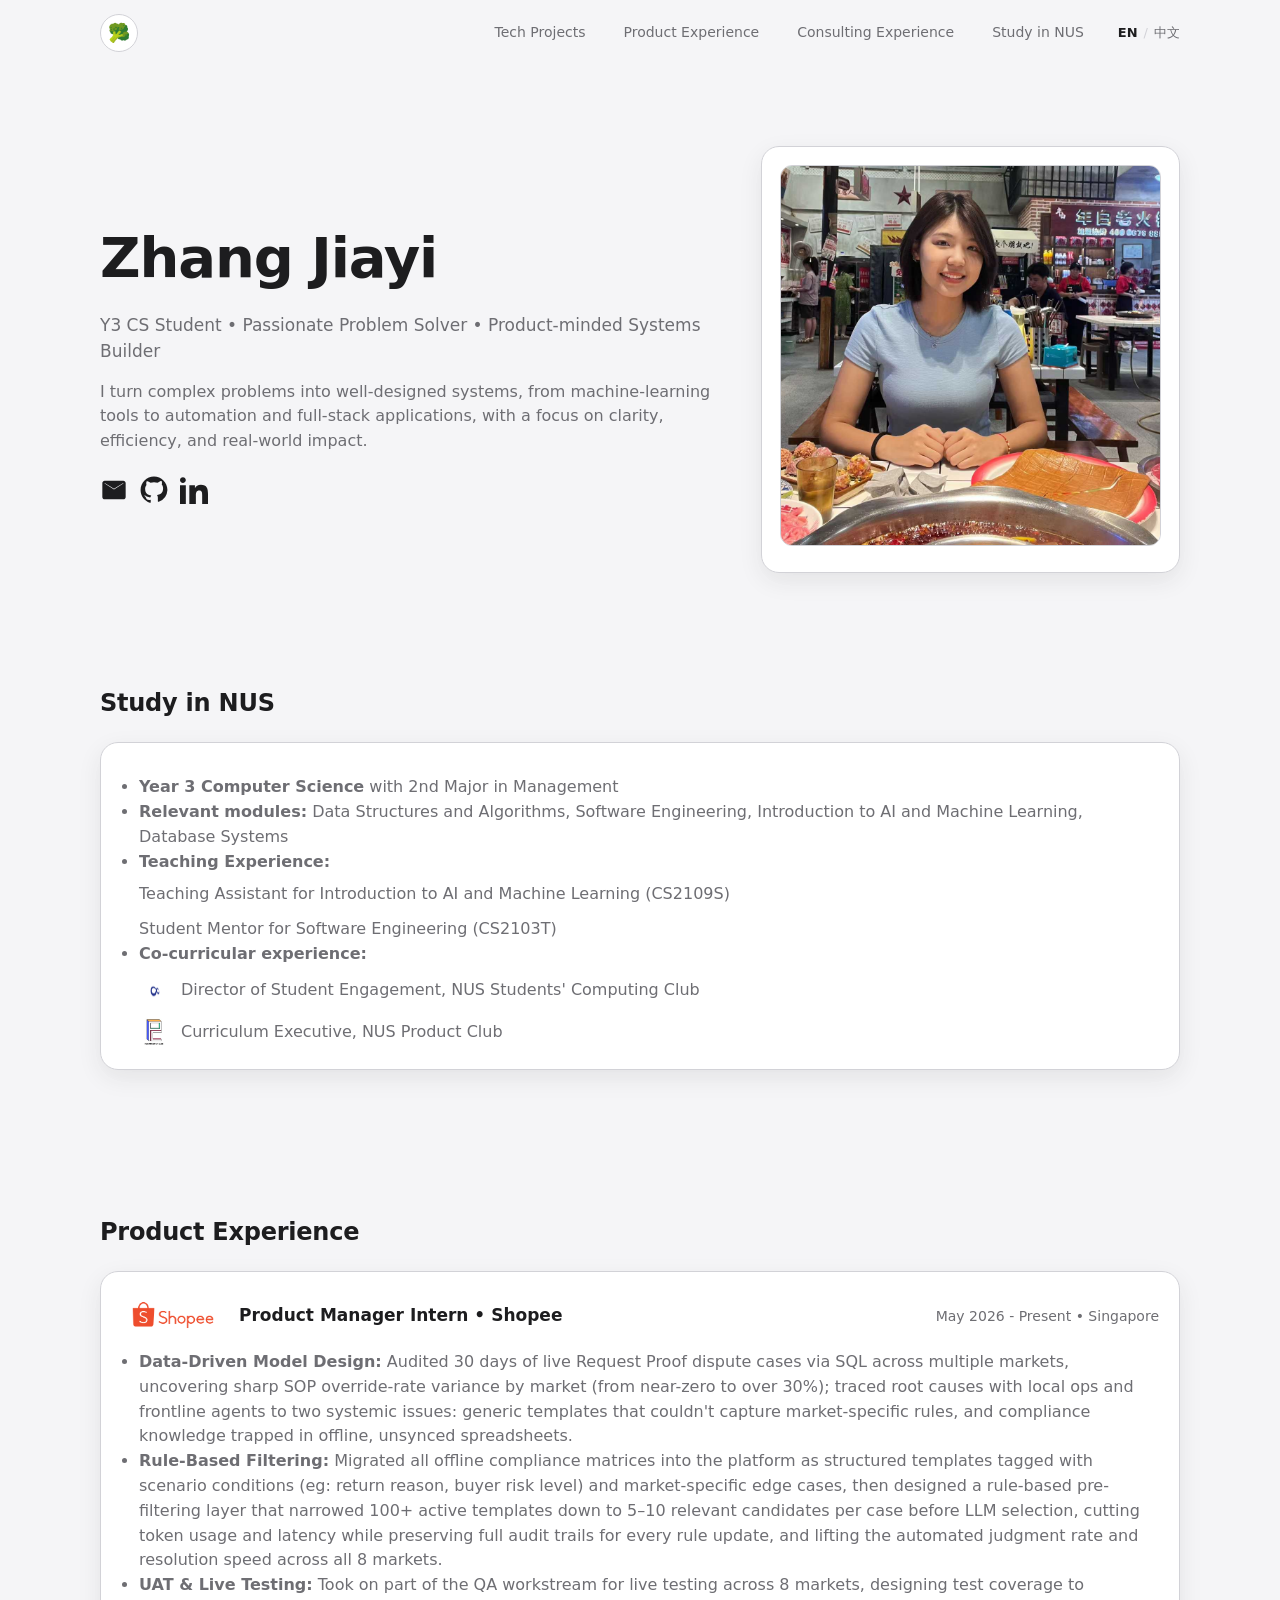
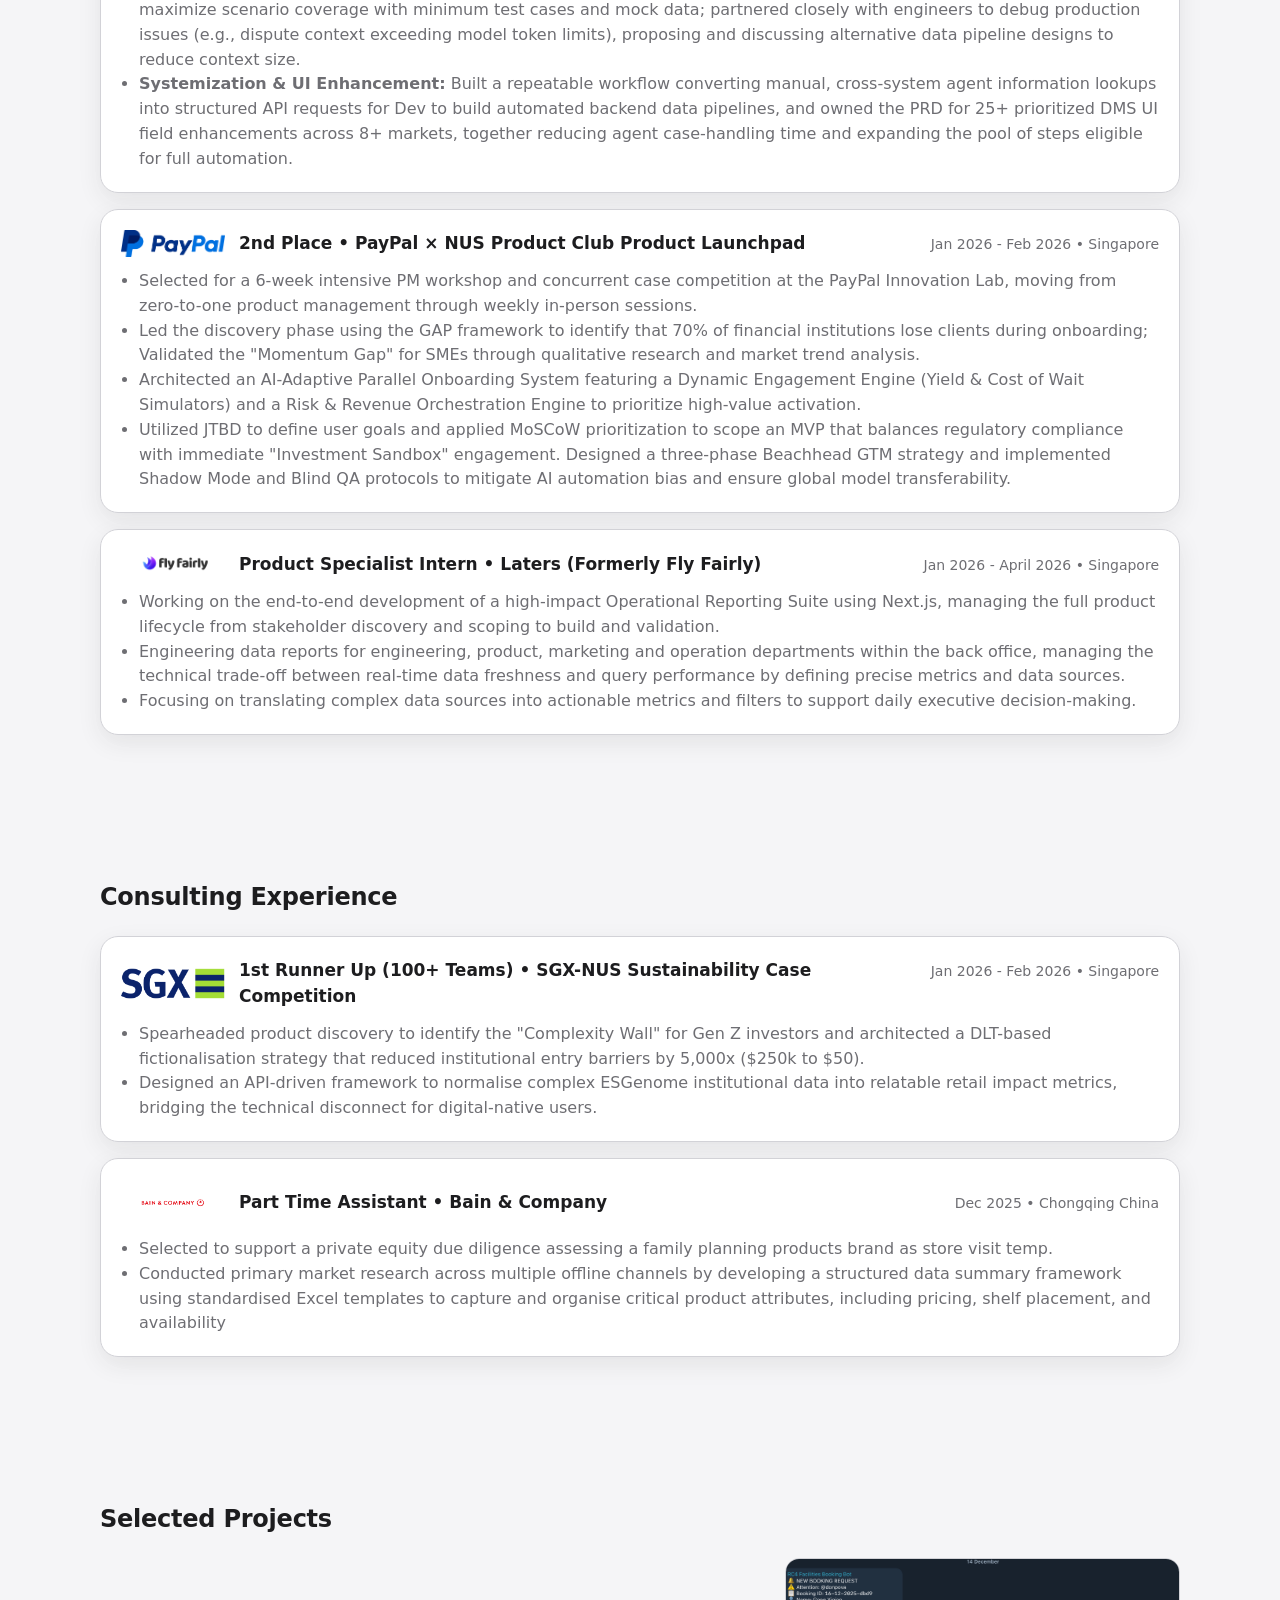
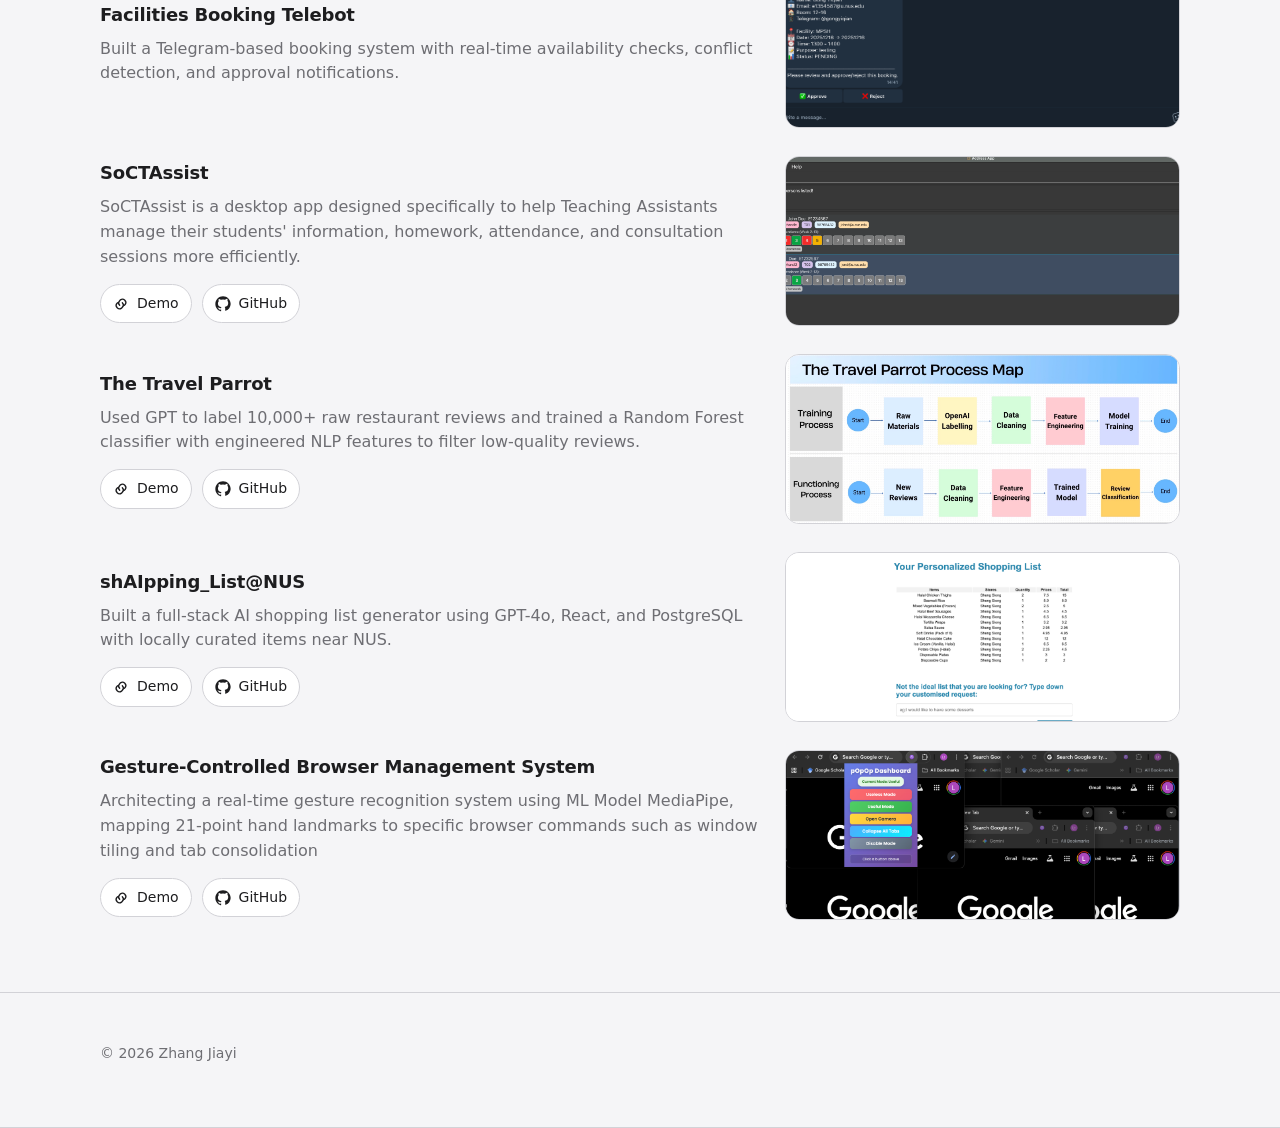
<file: index.html>
<!doctype html>
<html lang="en">
<head>
  <meta charset="utf-8" />
  <meta name="viewport" content="width=device-width,initial-scale=1" />
  <title>Zhang Jiayi</title>
  <link rel="stylesheet" href="styles.css" />
</head>
<body>

  <!-- Header -->
  <header class="header">
    <div class="container header-inner">
      <a class="brand" href="#top" aria-label="Home">🥦</a>

      <nav class="nav" aria-label="Primary">
        <a href="#projects">Tech Projects</a>
        <a href="#product">Product Experience</a>
        <a href="#consulting">Consulting Experience</a>
         <a href="#nus">Study in NUS</a>
      </nav>
      <div class="lang-switcher">
        <span class="lang-active">EN</span>
        <span class="lang-sep">/</span>
        <a href="index-zh.html" class="lang-link">中文</a>
      </div>
    </div>


  <main id="top">
    <!-- Hero -->
    <section class="hero">
      <div class="container hero-inner">
        <div class="hero-text">
         <h1>Zhang Jiayi</h1>
<p class="subtitle">Y3 CS Student • Passionate Problem Solver • Product-minded Systems Builder</p>
<p class="desc">
  I turn complex problems into well-designed systems, from machine-learning tools
  to automation and full-stack applications, with a focus on clarity, efficiency,
  and real-world impact.
</p>


<div class="icons">
  <!-- Email -->
  <a href="mailto:zhang.jiayi@u.nus.edu" aria-label="Email">
    <svg viewBox="0 0 24 24">
      <path d="M2 6c0-1.1.9-2 2-2h16c1.1 0 2 .9 2 2v12c0 1.1-.9 2-2 2H4c-1.1 0-2-.9-2-2V6zm2 .5 8 5 8-5V6l-8 5-8-5v.5z"/>
    </svg>
  </a>

  <!-- GitHub -->
  <a href="https://github.com/broccoli0616" target="_blank" rel="noreferrer" aria-label="GitHub">
    <svg viewBox="0 0 24 24">
      <path d="M12 .5C5.7.5.5 5.7.5 12c0 5.1 3.3 9.4 7.9 10.9.6.1.8-.2.8-.5v-2c-3.2.7-3.9-1.4-3.9-1.4-.5-1.3-1.2-1.6-1.2-1.6-1-.7.1-.7.1-.7 1.1.1 1.7 1.1 1.7 1.1 1 .1 2.5.8 3.1.5.1-.7.4-1.2.7-1.5-2.6-.3-5.3-1.3-5.3-5.8 0-1.3.5-2.4 1.2-3.3-.1-.3-.5-1.5.1-3.1 0 0 1-.3 3.3 1.2a11.4 11.4 0 0 1 6 0C17.5 3.9 18.5 4.2 18.5 4.2c.6 1.6.2 2.8.1 3.1.8.9 1.2 2 1.2 3.3 0 4.5-2.7 5.5-5.3 5.8.4.3.8 1 .8 2.1v3.1c0 .3.2.6.8.5A11.5 11.5 0 0 0 23.5 12C23.5 5.7 18.3.5 12 .5z"/>
    </svg>
  </a>

  <!-- LinkedIn -->
  <a href="https://www.linkedin.com/in/jiayi-zhang0616" target="_blank" rel="noreferrer" aria-label="LinkedIn">
    <svg viewBox="0 0 24 24">
      <path d="M4.98 3.5c0 1.38-1.11 2.5-2.48 2.5S0 4.88 0 3.5 1.11 1 2.5 1s2.48 1.12 2.48 2.5zM0 8h5v16H0V8zm8 0h4.8v2.2h.1c.7-1.3 2.4-2.7 5-2.7 5.3 0 6.1 3.5 6.1 8V24h-5v-7.4c0-1.8 0-4.1-2.5-4.1s-2.9 2-2.9 4V24H8V8z"/>
    </svg>
  </a>
</div>
  </div> 

   <div class="hero-card">
          <img class="avatar" src="assets/photo.jpg" alt="Photo of Jiayi" />
        </div>
      </div>
    </section>

    <section id="nus" class="section">
      <div class="container">
        <h2>Study in NUS</h2>
        <div class="card">
          <ul>
            <li><strong>Year 3 Computer Science</strong> with 2nd Major in Management</li>
            <li><strong>Relevant modules:</strong> Data Structures and Algorithms, Software Engineering, Introduction to AI and Machine Learning, Database Systems </li>
            <li>
              <strong>Teaching Experience:</strong>
              <div class="cocurricular">
                <div class="cocurricular-row">
                  <span>Teaching Assistant for Introduction to AI and Machine Learning (CS2109S)</span>
                </div>
                <div class="cocurricular-row">
                  <span>Student Mentor for Software Engineering (CS2103T)</span>
                </div>
              </div>
            </li>
            <li>
              <strong>Co-curricular experience:</strong>
              <div class="cocurricular">
                <div class="cocurricular-row">
                  <img class="cocurricular-logo" src="assets/NUS Students' Computing Club.png" alt="NUS Students' Computing Club logo" />
                  <span>Director of Student Engagement, NUS Students' Computing Club</span>
                </div>
                <div class="cocurricular-row">
                  <img class="cocurricular-logo" src="assets/NUS Product Club.png" alt="NUS Product Club logo" />
                  <span>Curriculum Executive, NUS Product Club</span>
                </div>
              </div>
            </li>
          </ul>
        </div>
      </div>
    </section>

    <!-- Sections -->
    <section id="product" class="section">
      <div class="container">
        <h2>Product Experience</h2>
        <div class="stack">
          <div class="card">
            <div class="experience-head">
              <img class="experience-logo" src="assets/Shopee-Logo.png" alt="Shopee logo" />
              <div class="experience-main">
                <h3>Product Manager Intern • Shopee</h3>
                <span class="meta-inline">May 2026 - Present • Singapore</span>
              </div>
            </div>
            <ul>
              <li><strong>Data-Driven Model Design:</strong> Audited 30 days of live Request Proof dispute cases via SQL across multiple markets, uncovering sharp SOP override-rate variance by market (from near-zero to over 30%); traced root causes with local ops and frontline agents to two systemic issues: generic templates that couldn't capture market-specific rules, and compliance knowledge trapped in offline, unsynced spreadsheets.</li>
              <li><strong>Rule-Based Filtering:</strong> Migrated all offline compliance matrices into the platform as structured templates tagged with scenario conditions (eg: return reason, buyer risk level) and market-specific edge cases, then designed a rule-based pre-filtering layer that narrowed 100+ active templates down to 5–10 relevant candidates per case before LLM selection, cutting token usage and latency while preserving full audit trails for every rule update, and lifting the automated judgment rate and resolution speed across all 8 markets.</li>
              <li><strong>UAT & Live Testing:</strong> Took on part of the QA workstream for live testing across 8 markets, designing test coverage to maximize scenario coverage with minimum test cases and mock data; partnered closely with engineers to debug production issues (e.g., dispute context exceeding model token limits), proposing and discussing alternative data pipeline designs to reduce context size.</li>
              <li><strong>Systemization & UI Enhancement:</strong> Built a repeatable workflow converting manual, cross-system agent information lookups into structured API requests for Dev to build automated backend data pipelines, and owned the PRD for 25+ prioritized DMS UI field enhancements across 8+ markets, together reducing agent case-handling time and expanding the pool of steps eligible for full automation.</li>
            </ul>
          </div>
          <div class="card">
            <div class="experience-head">
              <img class="experience-logo" src="assets/paypal.png" alt="PayPal logo" />
              <div class="experience-main">
                <h3>2nd Place • PayPal × NUS Product Club Product Launchpad</h3>
                <span class="meta-inline">Jan 2026 - Feb 2026 • Singapore</span>
              </div>
            </div>
            <ul>
              <li>Selected for a 6-week intensive PM workshop and concurrent case competition at the PayPal Innovation Lab, moving from zero-to-one product management through weekly in-person sessions.</li>
              <li>Led the discovery phase using the GAP framework to identify that 70% of financial institutions lose clients during onboarding; Validated the "Momentum Gap" for SMEs through qualitative research and market trend analysis.</li>
              <li>Architected an AI-Adaptive Parallel Onboarding System featuring a Dynamic Engagement Engine (Yield &amp; Cost of Wait Simulators) and a Risk &amp; Revenue Orchestration Engine to prioritize high-value activation.</li>
              <li>Utilized JTBD to define user goals and applied MoSCoW prioritization to scope an MVP that balances regulatory compliance with immediate "Investment Sandbox" engagement. Designed a three-phase Beachhead GTM strategy and implemented Shadow Mode and Blind QA protocols to mitigate AI automation bias and ensure global model transferability.</li>
            </ul>
          </div>
          <div class="card">
            <div class="experience-head">
              <img class="experience-logo" src="assets/fly fairly.avif" alt="Fly Fairly logo" />
              <div class="experience-main">
                <h3>Product Specialist Intern • Laters (Formerly Fly Fairly)</h3>
                <span class="meta-inline">Jan 2026 - April 2026 • Singapore</span>
              </div>
            </div>
            <ul>
              <li>Working on the end-to-end development of a high-impact Operational Reporting Suite using Next.js, managing the full product lifecycle from stakeholder discovery and scoping to build and validation.</li>
              <li>Engineering data reports for engineering, product, marketing and operation departments within the back office, managing the technical trade-off between real-time data freshness and query performance by defining precise metrics and data sources.</li>
              <li>Focusing on translating complex data sources into actionable metrics and filters to support daily executive decision-making. </li>
            </ul>
          </div>
        </div>
      </div>
    </section>

    <section id="consulting" class="section">
      <div class="container">
        <h2>Consulting Experience</h2>
        <div class="stack">
          <div class="card">
            <div class="experience-head">
              <img class="experience-logo" src="assets/sgx.png" alt="SGX logo" />
              <div class="experience-main">
                <h3>1st Runner Up (100+ Teams) • SGX-NUS Sustainability Case Competition</h3>
                <span class="meta-inline">Jan 2026 - Feb 2026 • Singapore</span>
              </div>
            </div>
            <ul>
              <li>Spearheaded product discovery to identify the "Complexity Wall" for Gen Z investors and architected a DLT-based fictionalisation strategy that reduced institutional entry barriers by 5,000x ($250k to $50).</li>
              <li>Designed an API-driven framework to normalise complex ESGenome institutional data into relatable retail impact metrics, bridging the technical disconnect for digital-native users.</li>
            </ul>
          </div>
          <div class="card">
            <div class="experience-head">
              <img class="experience-logo" src="assets/bain &amp; company.png" alt="Bain &amp; Company logo" />
              <div class="experience-main">
                <h3>Part Time Assistant • Bain & Company</h3>
                <span class="meta-inline">Dec 2025 • Chongqing China</span>
              </div>
            </div>
            <ul>
              <li>Selected to support a private equity due diligence assessing a family planning products brand as store visit temp.</li>
              <li>Conducted primary market research across multiple offline channels by developing a structured data summary framework using
standardised Excel templates to capture and organise critical product attributes, including pricing, shelf placement, and availability</li>
            </ul>
          </div>
        </div>
      </div>
    </section>

   <section id="projects" class="section">
  <div class="container">
    <h2>Selected Projects</h2>

    <div class="project-list">

      <!-- Project 1 -->
      <div class="project-row">
        <div class="project-text">
          <h3>Facilities Booking Telebot</h3>
          <p class="project-one-line">
            Built a Telegram-based booking system with real-time availability checks, conflict detection, and approval notifications.
          </p>
        </div>

        <div class="project-image">
           <img src="assets/telebot.png" alt="Facilities Booking Telebot screenshot"/> 
        </div>
      </div>

      <div class="project-row">
        <div class="project-text">
          <h3>SoCTAssist</h3>
          <p class="project-one-line">
            SoCTAssist is a desktop app designed specifically to help Teaching Assistants manage their students' information, homework, attendance, and consultation sessions more efficiently.
          </p>
          
          <div class="project-actions">
            <a class="icon-btn" href="https://drive.google.com/drive/folders/1JauFIqsVzKY7tJB08Lwgr3ywWtv8utHU" target="_blank" rel="noreferrer" aria-label="Open demo">
              <svg viewBox="0 0 24 24" aria-hidden="true">
                <path d="M10 14a5 5 0 0 1 0-7l1.2-1.2a5 5 0 0 1 7 7L17 13.9" fill="none" stroke="currentColor" stroke-width="2" stroke-linecap="round"/>
                <path d="M14 10a5 5 0 0 1 0 7l-1.2 1.2a5 5 0 0 1-7-7L7 10.1" fill="none" stroke="currentColor" stroke-width="2" stroke-linecap="round"/>
              </svg>
              <span>Demo</span>
            </a>

        
            <a class="icon-btn" href="https://github.com/AY2526S1-CS2103T-W11-1/tp?tab=readme-ov-file" target="_blank" rel="noreferrer" aria-label="Open GitHub repository">
                <svg viewBox="0 0 24 24" aria-hidden="true">
                  <path d="M12 .5C5.7.5.5 5.7.5 12c0 5.1 3.3 9.4 7.9 10.9.6.1.8-.2.8-.5v-2c-3.2.7-3.9-1.4-3.9-1.4-.5-1.3-1.2-1.6-1.2-1.6-1-.7.1-.7.1-.7 1.1.1 1.7 1.1 1.7 1.1 1 .1 2.5.8 3.1.5.1-.7.4-1.2.7-1.5-2.6-.3-5.3-1.3-5.3-5.8 0-1.3.5-2.4 1.2-3.3-.1-.3-.5-1.5.1-3.1 0 0 1-.3 3.3 1.2a11.4 11.4 0 0 1 6 0C17.5 3.9 18.5 4.2 18.5 4.2c.6 1.6.2 2.8.1 3.1.8.9 1.2 2 1.2 3.3 0 4.5-2.7 5.5-5.3 5.8.4.3.8 1 .8 2.1v3.1c0 .3.2.6.8.5A11.5 11.5 0 0 0 23.5 12C23.5 5.7 18.3.5 12 .5z"/>
                </svg>
                <span>GitHub</span>
              </a>
            </div>
          </div>

        <div class="project-image">
          <img src="assets/soctassist.png" alt="SoCTAssist"/> 
        </div>
      </div>
      
      <!-- Project 2 -->
      <div class="project-row">
        <div class="project-text">
          <h3>The Travel Parrot</h3>
          <p class="project-one-line">
            Used GPT to label 10,000+ raw restaurant reviews and trained a Random Forest classifier with engineered NLP features to filter low-quality reviews.
          </p>

          <div class="project-actions">
            <a class="icon-btn" href="https://devpost.com/software/the-travel-parrot" target="_blank" rel="noreferrer" aria-label="Open demo">
              <svg viewBox="0 0 24 24" aria-hidden="true">
                <path d="M10 14a5 5 0 0 1 0-7l1.2-1.2a5 5 0 0 1 7 7L17 13.9" fill="none" stroke="currentColor" stroke-width="2" stroke-linecap="round"/>
                <path d="M14 10a5 5 0 0 1 0 7l-1.2 1.2a5 5 0 0 1-7-7L7 10.1" fill="none" stroke="currentColor" stroke-width="2" stroke-linecap="round"/>
              </svg>
              <span>Demo</span>
            </a>

            <a class="icon-btn" href="https://github.com/ShuoDuan/the-travel-parrot" target="_blank" rel="noreferrer" aria-label="Open GitHub repository">
              <svg viewBox="0 0 24 24" aria-hidden="true">
                <path d="M12 .5C5.7.5.5 5.7.5 12c0 5.1 3.3 9.4 7.9 10.9.6.1.8-.2.8-.5v-2c-3.2.7-3.9-1.4-3.9-1.4-.5-1.3-1.2-1.6-1.2-1.6-1-.7.1-.7.1-.7 1.1.1 1.7 1.1 1.7 1.1 1 .1 2.5.8 3.1.5.1-.7.4-1.2.7-1.5-2.6-.3-5.3-1.3-5.3-5.8 0-1.3.5-2.4 1.2-3.3-.1-.3-.5-1.5.1-3.1 0 0 1-.3 3.3 1.2a11.4 11.4 0 0 1 6 0C17.5 3.9 18.5 4.2 18.5 4.2c.6 1.6.2 2.8.1 3.1.8.9 1.2 2 1.2 3.3 0 4.5-2.7 5.5-5.3 5.8.4.3.8 1 .8 2.1v3.1c0 .3.2.6.8.5A11.5 11.5 0 0 0 23.5 12C23.5 5.7 18.3.5 12 .5z"/>
              </svg>
              <span>GitHub</span>
            </a>
          </div>
        </div>

        <div class="project-image">
          <img src="assets/Travel Parrot.png" alt="Travel Parrot screenshot"/> 
        </div>
      </div>

      <!-- Project 3 -->
      <div class="project-row">
        <div class="project-text">
          <h3>shAIpping_List@NUS</h3>
          <p class="project-one-line">
            Built a full-stack AI shopping list generator using GPT-4o, React, and PostgreSQL with locally curated items near NUS.
          </p>

          <div class="project-actions">
            <a class="icon-btn" href="https://drive.google.com/drive/folders/1JTihW0V4yfEvOG61n84QwqfqfuxxBCUK" target="_blank" rel="noreferrer" aria-label="Open demo">
              <svg viewBox="0 0 24 24" aria-hidden="true">
                <path d="M10 14a5 5 0 0 1 0-7l1.2-1.2a5 5 0 0 1 7 7L17 13.9" fill="none" stroke="currentColor" stroke-width="2" stroke-linecap="round"/>
                <path d="M14 10a5 5 0 0 1 0 7l-1.2 1.2a5 5 0 0 1-7-7L7 10.1" fill="none" stroke="currentColor" stroke-width="2" stroke-linecap="round"/>
              </svg>
              <span>Demo</span>
            </a>

            <a class="icon-btn" href="https://github.com/broccoli0616/Orbital25" target="_blank" rel="noreferrer" aria-label="Open GitHub repository">
              <svg viewBox="0 0 24 24" aria-hidden="true">
                <path d="M12 .5C5.7.5.5 5.7.5 12c0 5.1 3.3 9.4 7.9 10.9.6.1.8-.2.8-.5v-2c-3.2.7-3.9-1.4-3.9-1.4-.5-1.3-1.2-1.6-1.2-1.6-1-.7.1-.7.1-.7 1.1.1 1.7 1.1 1.7 1.1 1 .1 2.5.8 3.1.5.1-.7.4-1.2.7-1.5-2.6-.3-5.3-1.3-5.3-5.8 0-1.3.5-2.4 1.2-3.3-.1-.3-.5-1.5.1-3.1 0 0 1-.3 3.3 1.2a11.4 11.4 0 0 1 6 0C17.5 3.9 18.5 4.2 18.5 4.2c.6 1.6.2 2.8.1 3.1.8.9 1.2 2 1.2 3.3 0 4.5-2.7 5.5-5.3 5.8.4.3.8 1 .8 2.1v3.1c0 .3.2.6.8.5A11.5 11.5 0 0 0 23.5 12C23.5 5.7 18.3.5 12 .5z"/>
              </svg>
              <span>GitHub</span>
            </a>
          </div>
        </div>

        <div class="project-image">
          <img src="assets/shaipping.png" alt="shAIpping_List@NUS"/> 
        </div>
      </div>

      <div class="project-row">
        <div class="project-text">
          <h3>Gesture-Controlled Browser Management System</h3>
          <p class="project-one-line">
            Architecting a real-time gesture recognition system using ML Model MediaPipe, mapping 21-point hand landmarks to specific browser commands such as window tiling and tab consolidation
          </p>

          <div class="project-actions">
            <a class="icon-btn" href="https://devpost.com/software/popop" target="_blank" rel="noreferrer" aria-label="Open demo">
              <svg viewBox="0 0 24 24" aria-hidden="true">
                <path d="M10 14a5 5 0 0 1 0-7l1.2-1.2a5 5 0 0 1 7 7L17 13.9" fill="none" stroke="currentColor" stroke-width="2" stroke-linecap="round"/>
                <path d="M14 10a5 5 0 0 1 0 7l-1.2 1.2a5 5 0 0 1-7-7L7 10.1" fill="none" stroke="currentColor" stroke-width="2" stroke-linecap="round"/>
              </svg>
              <span>Demo</span>
            </a>

            <a class="icon-btn" href="https://github.com/wuliyq/pOpOp" target="_blank" rel="noreferrer" aria-label="Open GitHub repository">
              <svg viewBox="0 0 24 24" aria-hidden="true">
                <path d="M12 .5C5.7.5.5 5.7.5 12c0 5.1 3.3 9.4 7.9 10.9.6.1.8-.2.8-.5v-2c-3.2.7-3.9-1.4-3.9-1.4-.5-1.3-1.2-1.6-1.2-1.6-1-.7.1-.7.1-.7 1.1.1 1.7 1.1 1.7 1.1 1 .1 2.5.8 3.1.5.1-.7.4-1.2.7-1.5-2.6-.3-5.3-1.3-5.3-5.8 0-1.3.5-2.4 1.2-3.3-.1-.3-.5-1.5.1-3.1 0 0 1-.3 3.3 1.2a11.4 11.4 0 0 1 6 0C17.5 3.9 18.5 4.2 18.5 4.2c.6 1.6.2 2.8.1 3.1.8.9 1.2 2 1.2 3.3 0 4.5-2.7 5.5-5.3 5.8.4.3.8 1 .8 2.1v3.1c0 .3.2.6.8.5A11.5 11.5 0 0 0 23.5 12C23.5 5.7 18.3.5 12 .5z"/>
              </svg>
              <span>GitHub</span>
            </a>
          </div>
        </div>

        <div class="project-image">
          <img src="assets/mediapipe.png" alt="MediaPipe Model Gesture-Controlled"/> 
        </div>
      </div>

    </div>
  </div>
</section>

   

    <footer class="footer">
      <div class="container">
        <p>© <span id="year"></span> Zhang Jiayi</p>
      </div>
    </footer>
  </main>

  <script src="script.js"></script>
</body>
</html>
</file>
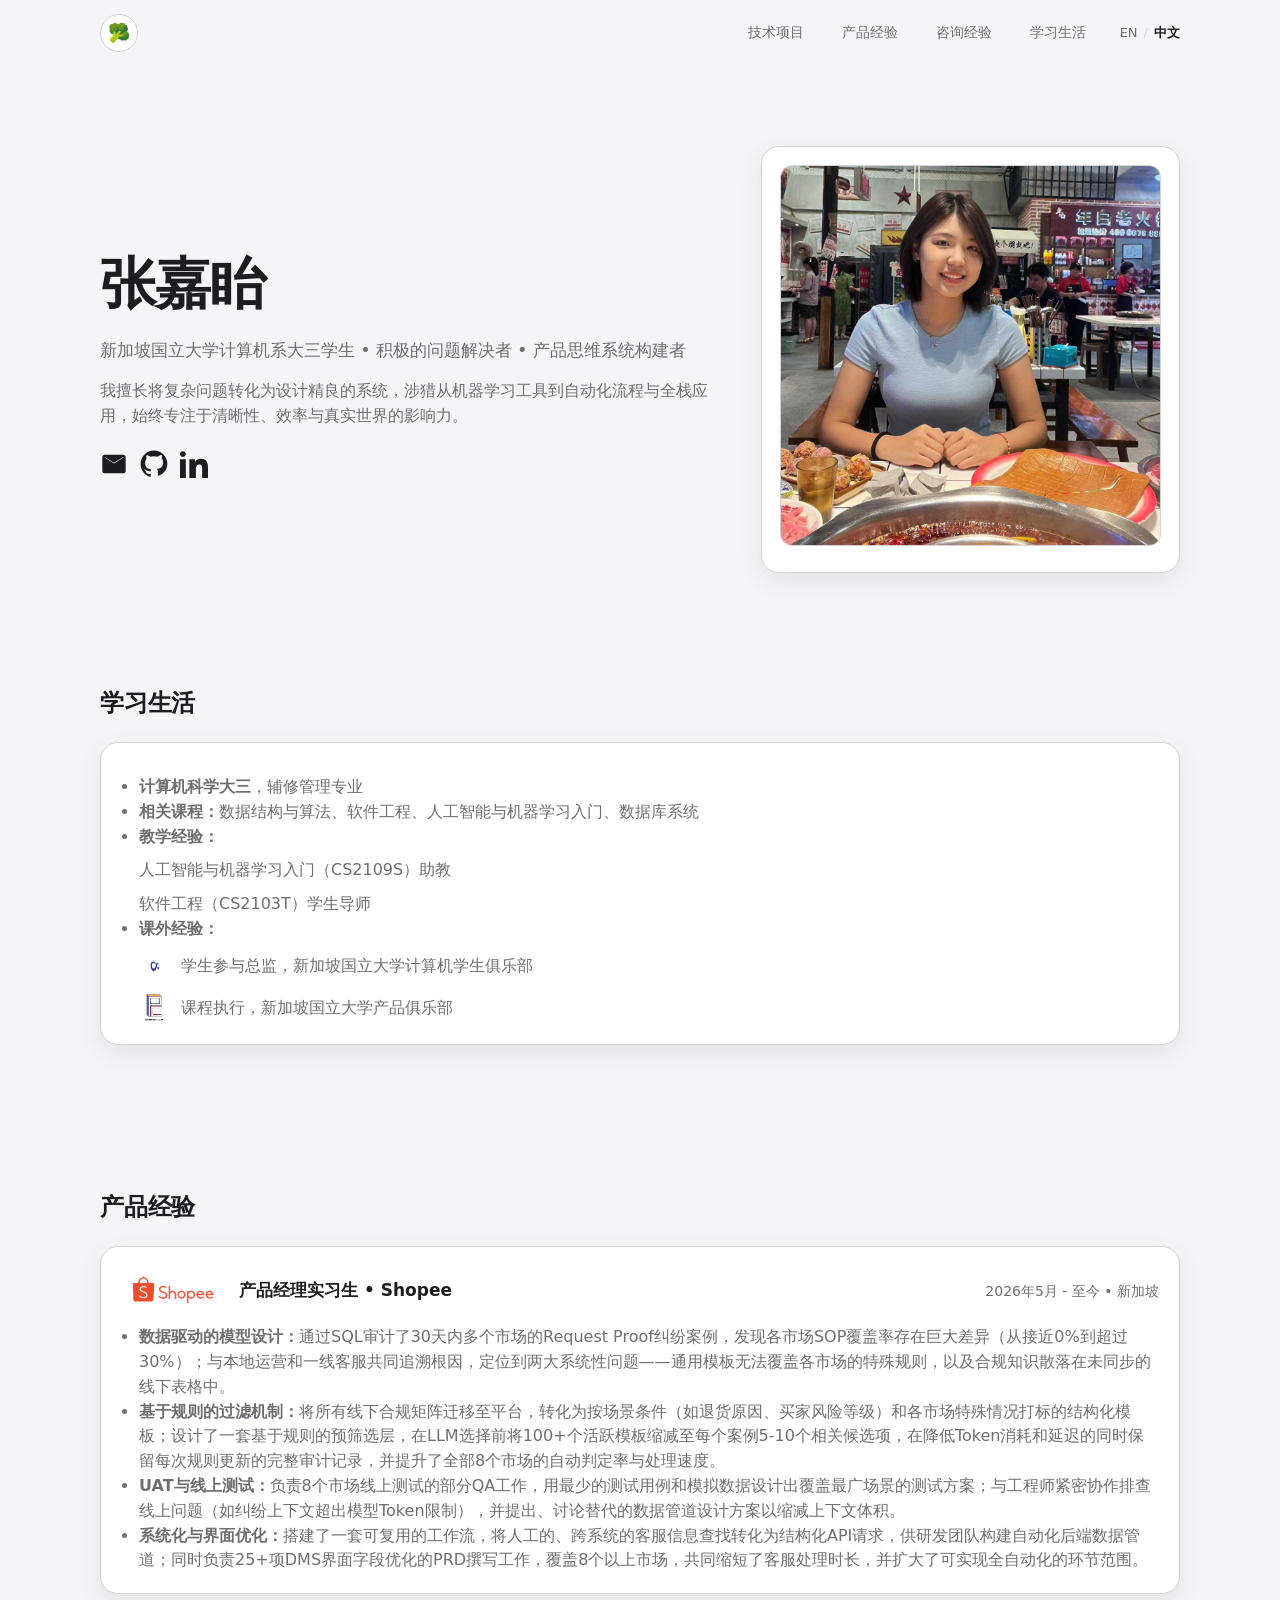
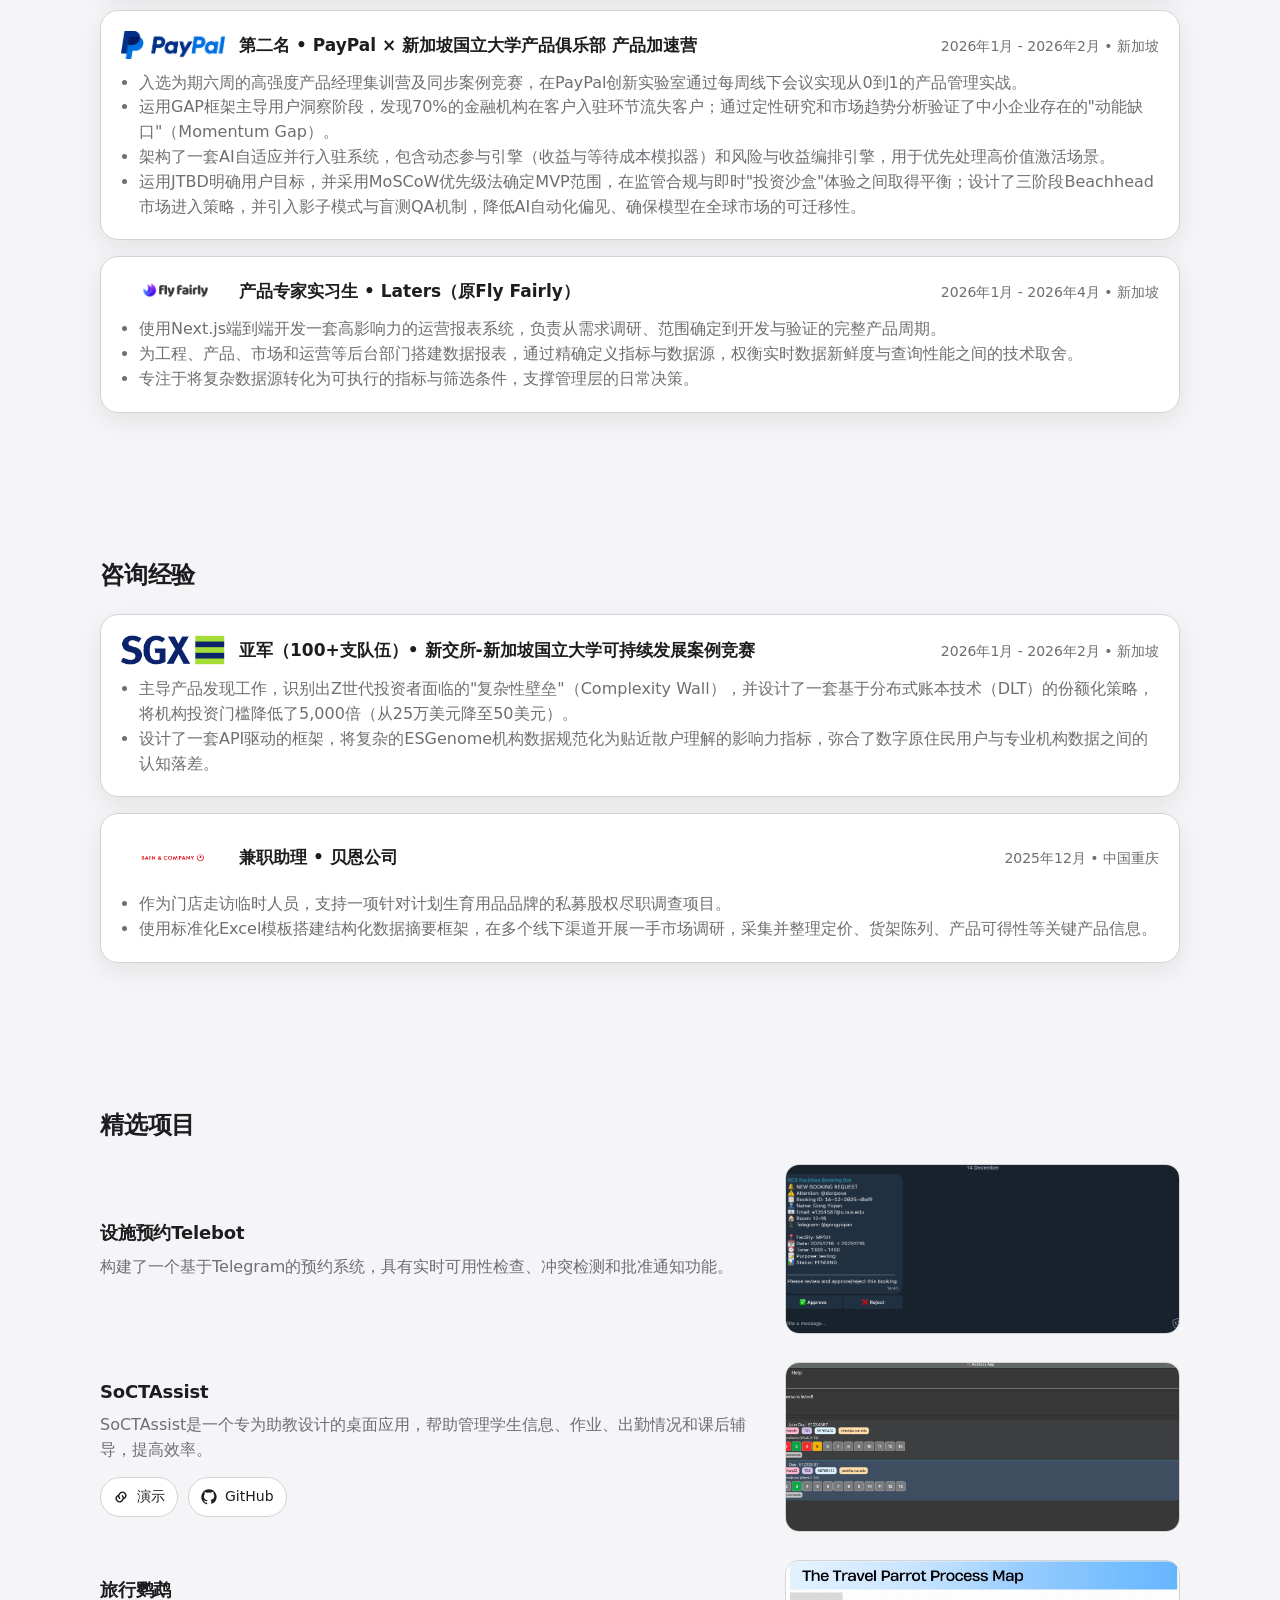
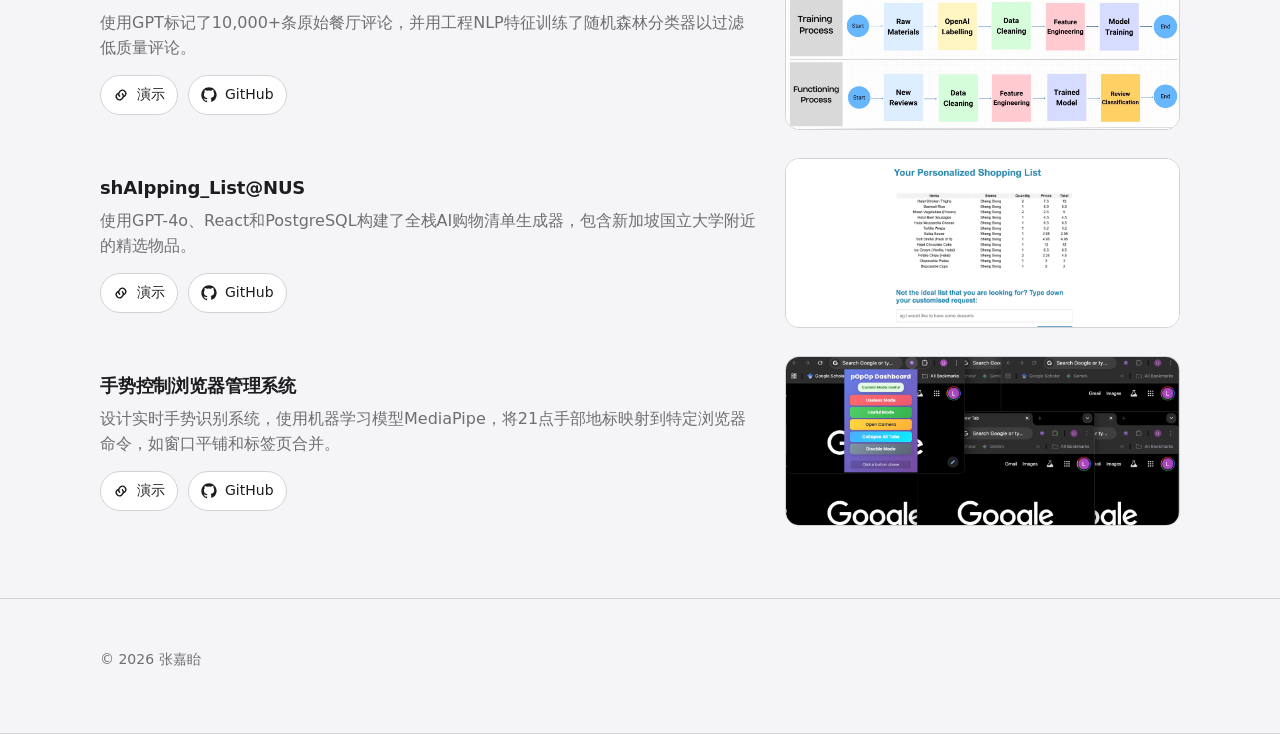
<file: index-zh.html>
<!doctype html>
<html lang="zh-CN">
<head>
  <meta charset="utf-8" />
  <meta name="viewport" content="width=device-width,initial-scale=1" />
  <title>张嘉眙</title>
  <link rel="stylesheet" href="styles.css" />
</head>
<body>

  <!-- Header -->
  <header class="header">
    <div class="container header-inner">
      <a class="brand" href="#top" aria-label="主页">🥦</a>

      <nav class="nav" aria-label="主导航">
        <a href="#projects">技术项目</a>
        <a href="#product">产品经验</a>
        <a href="#consulting">咨询经验</a>
        <a href="#nus">学习生活</a>
      </nav>
      <div class="lang-switcher">
        <a href="index.html" class="lang-link">EN</a>
        <span class="lang-sep">/</span>
        <span class="lang-active">中文</span>
      </div>
    </div>


  <main id="top">
    <!-- Hero -->
    <section class="hero">
      <div class="container hero-inner">
        <div class="hero-text">
         <h1>张嘉眙</h1>
<p class="subtitle">新加坡国立大学计算机系大三学生 • 积极的问题解决者 • 产品思维系统构建者</p>
<p class="desc">
  我擅长将复杂问题转化为设计精良的系统，涉猎从机器学习工具到自动化流程与全栈应用，始终专注于清晰性、效率与真实世界的影响力。
</p>


<div class="icons">
  <!-- Email -->
  <a href="mailto:zhang.jiayi@u.nus.edu" aria-label="电子邮件">
    <svg viewBox="0 0 24 24">
      <path d="M2 6c0-1.1.9-2 2-2h16c1.1 0 2 .9 2 2v12c0 1.1-.9 2-2 2H4c-1.1 0-2-.9-2-2V6zm2 .5 8 5 8-5V6l-8 5-8-5v.5z"/>
    </svg>
  </a>

  <!-- GitHub -->
  <a href="https://github.com/broccoli0616" target="_blank" rel="noreferrer" aria-label="GitHub">
    <svg viewBox="0 0 24 24">
      <path d="M12 .5C5.7.5.5 5.7.5 12c0 5.1 3.3 9.4 7.9 10.9.6.1.8-.2.8-.5v-2c-3.2.7-3.9-1.4-3.9-1.4-.5-1.3-1.2-1.6-1.2-1.6-1-.7.1-.7.1-.7 1.1.1 1.7 1.1 1.7 1.1 1 .1 2.5.8 3.1.5.1-.7.4-1.2.7-1.5-2.6-.3-5.3-1.3-5.3-5.8 0-1.3.5-2.4 1.2-3.3-.1-.3-.5-1.5.1-3.1 0 0 1-.3 3.3 1.2a11.4 11.4 0 0 1 6 0C17.5 3.9 18.5 4.2 18.5 4.2c.6 1.6.2 2.8.1 3.1.8.9 1.2 2 1.2 3.3 0 4.5-2.7 5.5-5.3 5.8.4.3.8 1 .8 2.1v3.1c0 .3.2.6.8.5A11.5 11.5 0 0 0 23.5 12C23.5 5.7 18.3.5 12 .5z"/>
    </svg>
  </a>

  <!-- LinkedIn -->
  <a href="https://www.linkedin.com/in/jiayi-zhang0616" target="_blank" rel="noreferrer" aria-label="LinkedIn">
    <svg viewBox="0 0 24 24">
      <path d="M4.98 3.5c0 1.38-1.11 2.5-2.48 2.5S0 4.88 0 3.5 1.11 1 2.5 1s2.48 1.12 2.48 2.5zM0 8h5v16H0V8zm8 0h4.8v2.2h.1c.7-1.3 2.4-2.7 5-2.7 5.3 0 6.1 3.5 6.1 8V24h-5v-7.4c0-1.8 0-4.1-2.5-4.1s-2.9 2-2.9 4V24H8V8z"/>
    </svg>
  </a>
</div>
  </div> 

   <div class="hero-card">
          <img class="avatar" src="assets/photo.jpg" alt="张嘉眙的照片" />
        </div>
      </div>
    </section>

    <section id="nus" class="section">
      <div class="container">
        <h2>学习生活</h2>
        <div class="card">
          <ul>
            <li><strong>计算机科学大三</strong>，辅修管理专业</li>
            <li><strong>相关课程：</strong>数据结构与算法、软件工程、人工智能与机器学习入门、数据库系统</li>
            <li>
              <strong>教学经验：</strong>
              <div class="cocurricular">
                <div class="cocurricular-row">
                  <span>人工智能与机器学习入门（CS2109S）助教</span>
                </div>
                <div class="cocurricular-row">
                  <span>软件工程（CS2103T）学生导师</span>
                </div>
              </div>
            </li>
            <li>
              <strong>课外经验：</strong>
              <div class="cocurricular">
                <div class="cocurricular-row">
                  <img class="cocurricular-logo" src="assets/NUS Students' Computing Club.png" alt="新加坡国立大学计算机学生俱乐部 logo" />
                  <span>学生参与总监，新加坡国立大学计算机学生俱乐部</span>
                </div>
                <div class="cocurricular-row">
                  <img class="cocurricular-logo" src="assets/NUS Product Club.png" alt="新加坡国立大学产品俱乐部 logo" />
                  <span>课程执行，新加坡国立大学产品俱乐部</span>
                </div>
              </div>
            </li>
          </ul>
        </div>
      </div>
    </section>

    <!-- Sections -->
    <section id="product" class="section">
      <div class="container">
        <h2>产品经验</h2>
        <div class="stack">
          <div class="card">
            <div class="experience-head">
              <img class="experience-logo" src="assets/Shopee-Logo.png" alt="Shopee logo" />
              <div class="experience-main">
                <h3>产品经理实习生 • Shopee</h3>
                <span class="meta-inline">2026年5月 - 至今 • 新加坡</span>
              </div>
            </div>
            <ul>
              <li><strong>数据驱动的模型设计：</strong>通过SQL审计了30天内多个市场的Request Proof纠纷案例，发现各市场SOP覆盖率存在巨大差异（从接近0%到超过30%）；与本地运营和一线客服共同追溯根因，定位到两大系统性问题——通用模板无法覆盖各市场的特殊规则，以及合规知识散落在未同步的线下表格中。</li>
              <li><strong>基于规则的过滤机制：</strong>将所有线下合规矩阵迁移至平台，转化为按场景条件（如退货原因、买家风险等级）和各市场特殊情况打标的结构化模板；设计了一套基于规则的预筛选层，在LLM选择前将100+个活跃模板缩减至每个案例5-10个相关候选项，在降低Token消耗和延迟的同时保留每次规则更新的完整审计记录，并提升了全部8个市场的自动判定率与处理速度。</li>
              <li><strong>UAT与线上测试：</strong>负责8个市场线上测试的部分QA工作，用最少的测试用例和模拟数据设计出覆盖最广场景的测试方案；与工程师紧密协作排查线上问题（如纠纷上下文超出模型Token限制），并提出、讨论替代的数据管道设计方案以缩减上下文体积。</li>
              <li><strong>系统化与界面优化：</strong>搭建了一套可复用的工作流，将人工的、跨系统的客服信息查找转化为结构化API请求，供研发团队构建自动化后端数据管道；同时负责25+项DMS界面字段优化的PRD撰写工作，覆盖8个以上市场，共同缩短了客服处理时长，并扩大了可实现全自动化的环节范围。</li>
            </ul>
          </div>
          <div class="card">
            <div class="experience-head">
              <img class="experience-logo" src="assets/paypal.png" alt="PayPal logo" />
              <div class="experience-main">
                <h3>第二名 • PayPal × 新加坡国立大学产品俱乐部 产品加速营</h3>
                <span class="meta-inline">2026年1月 - 2026年2月 • 新加坡</span>
              </div>
            </div>
            <ul>
              <li>入选为期六周的高强度产品经理集训营及同步案例竞赛，在PayPal创新实验室通过每周线下会议实现从0到1的产品管理实战。</li>
              <li>运用GAP框架主导用户洞察阶段，发现70%的金融机构在客户入驻环节流失客户；通过定性研究和市场趋势分析验证了中小企业存在的"动能缺口"（Momentum Gap）。</li>
              <li>架构了一套AI自适应并行入驻系统，包含动态参与引擎（收益与等待成本模拟器）和风险与收益编排引擎，用于优先处理高价值激活场景。</li>
              <li>运用JTBD明确用户目标，并采用MoSCoW优先级法确定MVP范围，在监管合规与即时"投资沙盒"体验之间取得平衡；设计了三阶段Beachhead市场进入策略，并引入影子模式与盲测QA机制，降低AI自动化偏见、确保模型在全球市场的可迁移性。</li>
            </ul>
          </div>
          <div class="card">
            <div class="experience-head">
              <img class="experience-logo" src="assets/fly fairly.avif" alt="Fly Fairly logo" />
              <div class="experience-main">
                <h3>产品专家实习生 • Laters（原Fly Fairly）</h3>
                <span class="meta-inline">2026年1月 - 2026年4月 • 新加坡</span>
              </div>
            </div>
            <ul>
              <li>使用Next.js端到端开发一套高影响力的运营报表系统，负责从需求调研、范围确定到开发与验证的完整产品周期。</li>
              <li>为工程、产品、市场和运营等后台部门搭建数据报表，通过精确定义指标与数据源，权衡实时数据新鲜度与查询性能之间的技术取舍。</li>
              <li>专注于将复杂数据源转化为可执行的指标与筛选条件，支撑管理层的日常决策。</li>
            </ul>
          </div>
        </div>
      </div>
    </section>

    <section id="consulting" class="section">
      <div class="container">
        <h2>咨询经验</h2>
        <div class="stack">
          <div class="card">
            <div class="experience-head">
              <img class="experience-logo" src="assets/sgx.png" alt="SGX logo" />
              <div class="experience-main">
                <h3>亚军（100+支队伍）• 新交所-新加坡国立大学可持续发展案例竞赛</h3>
                <span class="meta-inline">2026年1月 - 2026年2月 • 新加坡</span>
              </div>
            </div>
            <ul>
              <li>主导产品发现工作，识别出Z世代投资者面临的"复杂性壁垒"（Complexity Wall），并设计了一套基于分布式账本技术（DLT）的份额化策略，将机构投资门槛降低了5,000倍（从25万美元降至50美元）。</li>
              <li>设计了一套API驱动的框架，将复杂的ESGenome机构数据规范化为贴近散户理解的影响力指标，弥合了数字原住民用户与专业机构数据之间的认知落差。</li>
            </ul>
          </div>
          <div class="card">
            <div class="experience-head">
              <img class="experience-logo" src="assets/bain &amp; company.png" alt="贝恩公司 logo" />
              <div class="experience-main">
                <h3>兼职助理 • 贝恩公司</h3>
                <span class="meta-inline">2025年12月 • 中国重庆</span>
              </div>
            </div>
            <ul>
              <li>作为门店走访临时人员，支持一项针对计划生育用品品牌的私募股权尽职调查项目。</li>
              <li>使用标准化Excel模板搭建结构化数据摘要框架，在多个线下渠道开展一手市场调研，采集并整理定价、货架陈列、产品可得性等关键产品信息。</li>
            </ul>
          </div>
        </div>
      </div>
    </section>

   <section id="projects" class="section">
  <div class="container">
    <h2>精选项目</h2>

    <div class="project-list">

      <!-- Project 1 -->
      <div class="project-row">
        <div class="project-text">
          <h3>设施预约Telebot</h3>
          <p class="project-one-line">
            构建了一个基于Telegram的预约系统，具有实时可用性检查、冲突检测和批准通知功能。
          </p>
        </div>

        <div class="project-image">
           <img src="assets/telebot.png" alt="设施预约Telebot截图"/> 
        </div>
      </div>

      <div class="project-row">
        <div class="project-text">
          <h3>SoCTAssist</h3>
          <p class="project-one-line">
            SoCTAssist是一个专为助教设计的桌面应用，帮助管理学生信息、作业、出勤情况和课后辅导，提高效率。
          </p>
          
          <div class="project-actions">
            <a class="icon-btn" href="https://drive.google.com/drive/folders/1JauFIqsVzKY7tJB08Lwgr3ywWtv8utHU" target="_blank" rel="noreferrer" aria-label="打开演示">
              <svg viewBox="0 0 24 24" aria-hidden="true">
                <path d="M10 14a5 5 0 0 1 0-7l1.2-1.2a5 5 0 0 1 7 7L17 13.9" fill="none" stroke="currentColor" stroke-width="2" stroke-linecap="round"/>
                <path d="M14 10a5 5 0 0 1 0 7l-1.2 1.2a5 5 0 0 1-7-7L7 10.1" fill="none" stroke="currentColor" stroke-width="2" stroke-linecap="round"/>
              </svg>
              <span>演示</span>
            </a>

        
            <a class="icon-btn" href="https://github.com/AY2526S1-CS2103T-W11-1/tp?tab=readme-ov-file" target="_blank" rel="noreferrer" aria-label="打开GitHub代码库">
                <svg viewBox="0 0 24 24" aria-hidden="true">
                  <path d="M12 .5C5.7.5.5 5.7.5 12c0 5.1 3.3 9.4 7.9 10.9.6.1.8-.2.8-.5v-2c-3.2.7-3.9-1.4-3.9-1.4-.5-1.3-1.2-1.6-1.2-1.6-1-.7.1-.7.1-.7 1.1.1 1.7 1.1 1.7 1.1 1 .1 2.5.8 3.1.5.1-.7.4-1.2.7-1.5-2.6-.3-5.3-1.3-5.3-5.8 0-1.3.5-2.4 1.2-3.3-.1-.3-.5-1.5.1-3.1 0 0 1-.3 3.3 1.2a11.4 11.4 0 0 1 6 0C17.5 3.9 18.5 4.2 18.5 4.2c.6 1.6.2 2.8.1 3.1.8.9 1.2 2 1.2 3.3 0 4.5-2.7 5.5-5.3 5.8.4.3.8 1 .8 2.1v3.1c0 .3.2.6.8.5A11.5 11.5 0 0 0 23.5 12C23.5 5.7 18.3.5 12 .5z"/>
                </svg>
                <span>GitHub</span>
              </a>
            </div>
          </div>

        <div class="project-image">
          <img src="assets/soctassist.png" alt="SoCTAssist"/> 
        </div>
      </div>
      
      <!-- Project 2 -->
      <div class="project-row">
        <div class="project-text">
          <h3>旅行鹦鹉</h3>
          <p class="project-one-line">
            使用GPT标记了10,000+条原始餐厅评论，并用工程NLP特征训练了随机森林分类器以过滤低质量评论。
          </p>

          <div class="project-actions">
            <a class="icon-btn" href="https://devpost.com/software/the-travel-parrot" target="_blank" rel="noreferrer" aria-label="打开演示">
              <svg viewBox="0 0 24 24" aria-hidden="true">
                <path d="M10 14a5 5 0 0 1 0-7l1.2-1.2a5 5 0 0 1 7 7L17 13.9" fill="none" stroke="currentColor" stroke-width="2" stroke-linecap="round"/>
                <path d="M14 10a5 5 0 0 1 0 7l-1.2 1.2a5 5 0 0 1-7-7L7 10.1" fill="none" stroke="currentColor" stroke-width="2" stroke-linecap="round"/>
              </svg>
              <span>演示</span>
            </a>

            <a class="icon-btn" href="https://github.com/ShuoDuan/the-travel-parrot" target="_blank" rel="noreferrer" aria-label="打开GitHub代码库">
              <svg viewBox="0 0 24 24" aria-hidden="true">
                <path d="M12 .5C5.7.5.5 5.7.5 12c0 5.1 3.3 9.4 7.9 10.9.6.1.8-.2.8-.5v-2c-3.2.7-3.9-1.4-3.9-1.4-.5-1.3-1.2-1.6-1.2-1.6-1-.7.1-.7.1-.7 1.1.1 1.7 1.1 1.7 1.1 1 .1 2.5.8 3.1.5.1-.7.4-1.2.7-1.5-2.6-.3-5.3-1.3-5.3-5.8 0-1.3.5-2.4 1.2-3.3-.1-.3-.5-1.5.1-3.1 0 0 1-.3 3.3 1.2a11.4 11.4 0 0 1 6 0C17.5 3.9 18.5 4.2 18.5 4.2c.6 1.6.2 2.8.1 3.1.8.9 1.2 2 1.2 3.3 0 4.5-2.7 5.5-5.3 5.8.4.3.8 1 .8 2.1v3.1c0 .3.2.6.8.5A11.5 11.5 0 0 0 23.5 12C23.5 5.7 18.3.5 12 .5z"/>
              </svg>
              <span>GitHub</span>
            </a>
          </div>
        </div>

        <div class="project-image">
          <img src="assets/Travel Parrot.png" alt="旅行鹦鹉截图"/> 
        </div>
      </div>

      <!-- Project 3 -->
      <div class="project-row">
        <div class="project-text">
          <h3>shAIpping_List@NUS</h3>
          <p class="project-one-line">
            使用GPT-4o、React和PostgreSQL构建了全栈AI购物清单生成器，包含新加坡国立大学附近的精选物品。
          </p>

          <div class="project-actions">
            <a class="icon-btn" href="https://drive.google.com/drive/folders/1JTihW0V4yfEvOG61n84QwqfqfuxxBCUK" target="_blank" rel="noreferrer" aria-label="打开演示">
              <svg viewBox="0 0 24 24" aria-hidden="true">
                <path d="M10 14a5 5 0 0 1 0-7l1.2-1.2a5 5 0 0 1 7 7L17 13.9" fill="none" stroke="currentColor" stroke-width="2" stroke-linecap="round"/>
                <path d="M14 10a5 5 0 0 1 0 7l-1.2 1.2a5 5 0 0 1-7-7L7 10.1" fill="none" stroke="currentColor" stroke-width="2" stroke-linecap="round"/>
              </svg>
              <span>演示</span>
            </a>

            <a class="icon-btn" href="https://github.com/broccoli0616/Orbital25" target="_blank" rel="noreferrer" aria-label="打开GitHub代码库">
              <svg viewBox="0 0 24 24" aria-hidden="true">
                <path d="M12 .5C5.7.5.5 5.7.5 12c0 5.1 3.3 9.4 7.9 10.9.6.1.8-.2.8-.5v-2c-3.2.7-3.9-1.4-3.9-1.4-.5-1.3-1.2-1.6-1.2-1.6-1-.7.1-.7.1-.7 1.1.1 1.7 1.1 1.7 1.1 1 .1 2.5.8 3.1.5.1-.7.4-1.2.7-1.5-2.6-.3-5.3-1.3-5.3-5.8 0-1.3.5-2.4 1.2-3.3-.1-.3-.5-1.5.1-3.1 0 0 1-.3 3.3 1.2a11.4 11.4 0 0 1 6 0C17.5 3.9 18.5 4.2 18.5 4.2c.6 1.6.2 2.8.1 3.1.8.9 1.2 2 1.2 3.3 0 4.5-2.7 5.5-5.3 5.8.4.3.8 1 .8 2.1v3.1c0 .3.2.6.8.5A11.5 11.5 0 0 0 23.5 12C23.5 5.7 18.3.5 12 .5z"/>
              </svg>
              <span>GitHub</span>
            </a>
          </div>
        </div>

        <div class="project-image">
          <img src="assets/shaipping.png" alt="shAIpping_List@NUS"/>
        </div>
      </div>

      <div class="project-row">
        <div class="project-text">
          <h3>手势控制浏览器管理系统</h3>
          <p class="project-one-line">
            设计实时手势识别系统，使用机器学习模型MediaPipe，将21点手部地标映射到特定浏览器命令，如窗口平铺和标签页合并。
          </p>

          <div class="project-actions">
            <a class="icon-btn" href="https://devpost.com/software/popop" target="_blank" rel="noreferrer" aria-label="打开演示">
              <svg viewBox="0 0 24 24" aria-hidden="true">
                <path d="M10 14a5 5 0 0 1 0-7l1.2-1.2a5 5 0 0 1 7 7L17 13.9" fill="none" stroke="currentColor" stroke-width="2" stroke-linecap="round"/>
                <path d="M14 10a5 5 0 0 1 0 7l-1.2 1.2a5 5 0 0 1-7-7L7 10.1" fill="none" stroke="currentColor" stroke-width="2" stroke-linecap="round"/>
              </svg>
              <span>演示</span>
            </a>

            <a class="icon-btn" href="https://github.com/wuliyq/pOpOp" target="_blank" rel="noreferrer" aria-label="打开GitHub代码库">
              <svg viewBox="0 0 24 24" aria-hidden="true">
                <path d="M12 .5C5.7.5.5 5.7.5 12c0 5.1 3.3 9.4 7.9 10.9.6.1.8-.2.8-.5v-2c-3.2.7-3.9-1.4-3.9-1.4-.5-1.3-1.2-1.6-1.2-1.6-1-.7.1-.7.1-.7 1.1.1 1.7 1.1 1.7 1.1 1 .1 2.5.8 3.1.5.1-.7.4-1.2.7-1.5-2.6-.3-5.3-1.3-5.3-5.8 0-1.3.5-2.4 1.2-3.3-.1-.3-.5-1.5.1-3.1 0 0 1-.3 3.3 1.2a11.4 11.4 0 0 1 6 0C17.5 3.9 18.5 4.2 18.5 4.2c.6 1.6.2 2.8.1 3.1.8.9 1.2 2 1.2 3.3 0 4.5-2.7 5.5-5.3 5.8.4.3.8 1 .8 2.1v3.1c0 .3.2.6.8.5A11.5 11.5 0 0 0 23.5 12C23.5 5.7 18.3.5 12 .5z"/>
              </svg>
              <span>GitHub</span>
            </a>
          </div>
        </div>

        <div class="project-image">
          <img src="assets/mediapipe.png" alt="MediaPipe手势控制"/> 
        </div>
      </div>

    </div>
  </div>
</section>

   

    <footer class="footer">
      <div class="container">
        <p>© <span id="year"></span> 张嘉眙</p>
      </div>
    </footer>
  </main>

  <script src="script.js"></script>
</body>
</html>
</file>
<file: styles.css>
/* =========================
   Apple-style Light Theme
   ========================= */

:root {
  --bg: #f5f5f7;
  --card: #ffffff;
  --card-hover: #fafafa;
  --text: #1d1d1f;
  --muted: #6e6e73;
  --line: #d2d2d7;
  --radius: 18px;
  --shadow: 0 8px 24px rgba(0, 0, 0, 0.08);
}

/* Base reset */
* {
  box-sizing: border-box;
}

html {
  scroll-behavior: smooth;
}

body {
  margin: 0;
  font-family: ui-sans-serif, system-ui, -apple-system, BlinkMacSystemFont,
    "Segoe UI", Roboto, Helvetica, Arial, sans-serif;
  background: var(--bg);
  color: var(--text);
  line-height: 1.55;
}

a {
  color: inherit;
  text-decoration: none;
}

/* Layout */
.container {
  width: min(1080px, 92%);
  margin: 0 auto;
}

/* =========================
   Header
   ========================= */

.header {
  position: sticky;
  top: 0;
  z-index: 100;
  background: rgba(245, 245, 247, 0.85);
  backdrop-filter: blur(14px);
  border-bottom: 1px solid var(--line);
}

.header-inner {
  display: flex;
  align-items: center;
  padding: 14px 0;
  gap: 24px;
}

.brand {
  font-size: 18px;
  width: 38px;
  height: 38px;
  display: grid;
  place-items: center;
  border-radius: 999px;
  border: 1px solid var(--line);
  background: #ffffff;
}

.icons a {
  color: #1d1d1f;          /* icon color */
  display: inline-flex;
  align-items: center;
  justify-content: center;
}

.icons svg {
  width: 28px;
  height: 28px;
  fill: currentColor;      /* THIS makes the path show */
}


/* Navigation */
.nav {
  display: flex;
  gap: 18px;
  margin-left: auto;
}

.nav a {
  font-size: 14px;
  color: var(--muted);
  padding: 8px 10px;
  border-radius: 999px;
  transition: background 0.2s ease, color 0.2s ease;
}

.nav a:hover {
  background: var(--card-hover);
  color: var(--text);
}

/* Language switcher */
.lang-switcher {
  display: flex;
  align-items: center;
  gap: 6px;
  font-size: 13px;
  color: var(--muted);
}

.lang-sep {
  color: var(--line);
}

.lang-link {
  color: var(--muted);
  transition: color 0.2s ease;
}

.lang-link:hover {
  color: var(--text);
}

.lang-active {
  font-weight: 600;
  color: var(--text);
}

/* =========================
   Hero
   ========================= */

.hero {
  padding: 80px 0 40px;
}

.hero-inner {
  display: grid;
  grid-template-columns: 1.2fr 0.8fr;
  gap: 32px;
  align-items: center;
}

.hero h1 {
  margin: 0 0 10px;
  font-size: clamp(36px, 5vw, 56px);
  letter-spacing: -0.02em;
}

.subtitle {
  margin: 0 0 15px;
  color: var(--muted);
  font-size: 17px;
}

.desc {
  margin: 0 0 22px;
  color: var(--muted);
  max-width: 60ch;
  font-size: 16px;
}

/* Social icons */
.icons {
  display: flex;
  gap: 12px;
}

.icon {
  width: 44px;
  height: 44px;
  display: grid;
  place-items: center;
  border-radius: 999px;
  border: 1px solid var(--line);
  background: #ffffff;
  transition: background 0.2s ease, transform 0.2s ease;
}

.icon:hover {
  background: var(--card-hover);
  transform: translateY(-2px);
}

.icon svg {
  width: 20px;
  height: 20px;
  fill: currentColor;
}

/* Hero image card */
.hero-card {
  background: #ffffff;
  border-radius: var(--radius);
  border: 1px solid var(--line);
  box-shadow: var(--shadow);
  padding: 18px;
}

.avatar {
  width: 100%;
  aspect-ratio: 1 / 1;
  object-fit: cover;
  border-radius: calc(var(--radius) - 6px);
  border: 1px solid var(--line);
}

/* =========================
   Sections
   ========================= */

.section {
  padding: 72px 0;
}

.section h2 {
  margin: 0 0 20px;
  font-size: 24px;
  letter-spacing: -0.01em;
}

/* Cards */
.card {
  background: var(--card);
  border-radius: var(--radius);
  border: 1px solid var(--line);
  padding: 20px;
  box-shadow: var(--shadow);
  transition: transform 0.2s ease, box-shadow 0.2s ease,
    background 0.2s ease;
}

.card:hover {
  background: var(--card-hover);
  transform: translateY(-2px);
  box-shadow: 0 14px 32px rgba(0, 0, 0, 0.12);
}

.card h3 {
  margin: 0 0 8px;
  font-size: 17px;
}

.experience-head {
  display: flex;
  align-items: center;
  justify-content: flex-start;
  gap: 14px;
}

.experience-main {
  display: flex;
  align-items: baseline;
  justify-content: space-between;
  gap: 12px;
  width: 100%;
  min-width: 0;
}

.experience-head h3 {
  margin: 0;
  min-width: 0;
}

.experience-logo {
  width: 104px;
  height: auto;
  max-height: 46px;
  object-fit: contain;
  flex-shrink: 0;
}

.cocurricular {
  display: flex;
  flex-direction: column;
  gap: 10px;
  margin-top: 8px;
}

.cocurricular-row {
  display: flex;
  align-items: center;
  gap: 10px;
}

.cocurricular-logo {
  width: 32px;
  height: 32px;
  object-fit: contain;
  flex-shrink: 0;
}

.meta-inline {
  font-size: 14px;
  color: var(--muted);
  white-space: nowrap;
  flex-shrink: 0;
}

.card p {
  margin: 0 0 10px;
  color: var(--muted);
}

.card .meta {
  font-size: 14px;
  color: var(--muted);
  margin-bottom: 12px;
}

.card ul {
  margin: 12px 0 0;
  padding-left: 18px;
  color: var(--muted);
}

/* Card links */
.card-links {
  display: flex;
  gap: 12px;
  margin-top: 14px;
}

.card-links a {
  font-size: 14px;
  padding: 8px 12px;
  border-radius: 999px;
  border: 1px solid var(--line);
  background: #ffffff;
  transition: background 0.2s ease;
}

.card-links a:hover {
  background: var(--card-hover);
}

/* Grid & stack */
.grid {
  display: grid;
  grid-template-columns: repeat(2, minmax(0, 1fr));
  gap: 16px;
}

.stack {
  display: grid;
  gap: 16px;
}

/* Link card (articles) */
.link-card {
  display: block;
}

/* =========================
   Footer
   ========================= */

.footer {
  border-top: 1px solid var(--line);
  padding: 36px 0 48px;
  color: var(--muted);
  font-size: 14px;
}

/* =========================
   Responsive
   ========================= */

@media (max-width: 860px) {
  .hero-inner {
    grid-template-columns: 1fr;
  }

  .experience-logo {
    width: 88px;
    max-height: 40px;
  }

  .experience-main {
    flex-direction: column;
    align-items: flex-start;
    gap: 4px;
  }

  .meta-inline {
    white-space: normal;
  }

  .grid {
    grid-template-columns: 1fr;
  }

  .nav {
    display: none;
  }
}


.project-list {
  display: grid;
  gap: 28px;
}

.project-row {
  display: grid;
  grid-template-columns: 1.25fr 0.75fr;
  gap: 26px;
  align-items: center;
}

.project-text h3 {
  margin: 0 0 8px;
  font-size: 18px;
  font-weight: 600;
  letter-spacing: -0.01em;
}

.project-one-line {
  margin: 0;
  color: var(--muted);
  max-width: 72ch;
}

/* Demo/GitHub buttons */
.project-actions {
  display: flex;
  gap: 10px;
  margin-top: 14px;
  flex-wrap: wrap;
}

.icon-btn {
  display: inline-flex;
  align-items: center;
  gap: 8px;
  padding: 8px 12px;
  border-radius: 999px;
  border: 1px solid var(--line);
  background: var(--card);
  color: var(--text);
  font-size: 14px;
  transition: transform 0.2s ease, background 0.2s ease;
}

.icon-btn:hover {
  background: var(--card-hover);
  transform: translateY(-1px);
}

.icon-btn svg {
  width: 16px;
  height: 16px;
  fill: currentColor;
}

/* Image placeholder (leave space for a pic) */
.project-image {
  height: 170px;
  border-radius: 14px;
  background: #e5e5ea; /* Apple light gray placeholder */
  border: 1px solid var(--line);
  overflow: hidden;
}

.project-image img {
  width: 100%;
  height: 100%;
  object-fit: cover;
  display: block;
}

/* Responsive */
@media (max-width: 860px) {
  .project-row {
    grid-template-columns: 1fr;
  }
  .project-image {
    height: 200px;
  }
}
</file>
